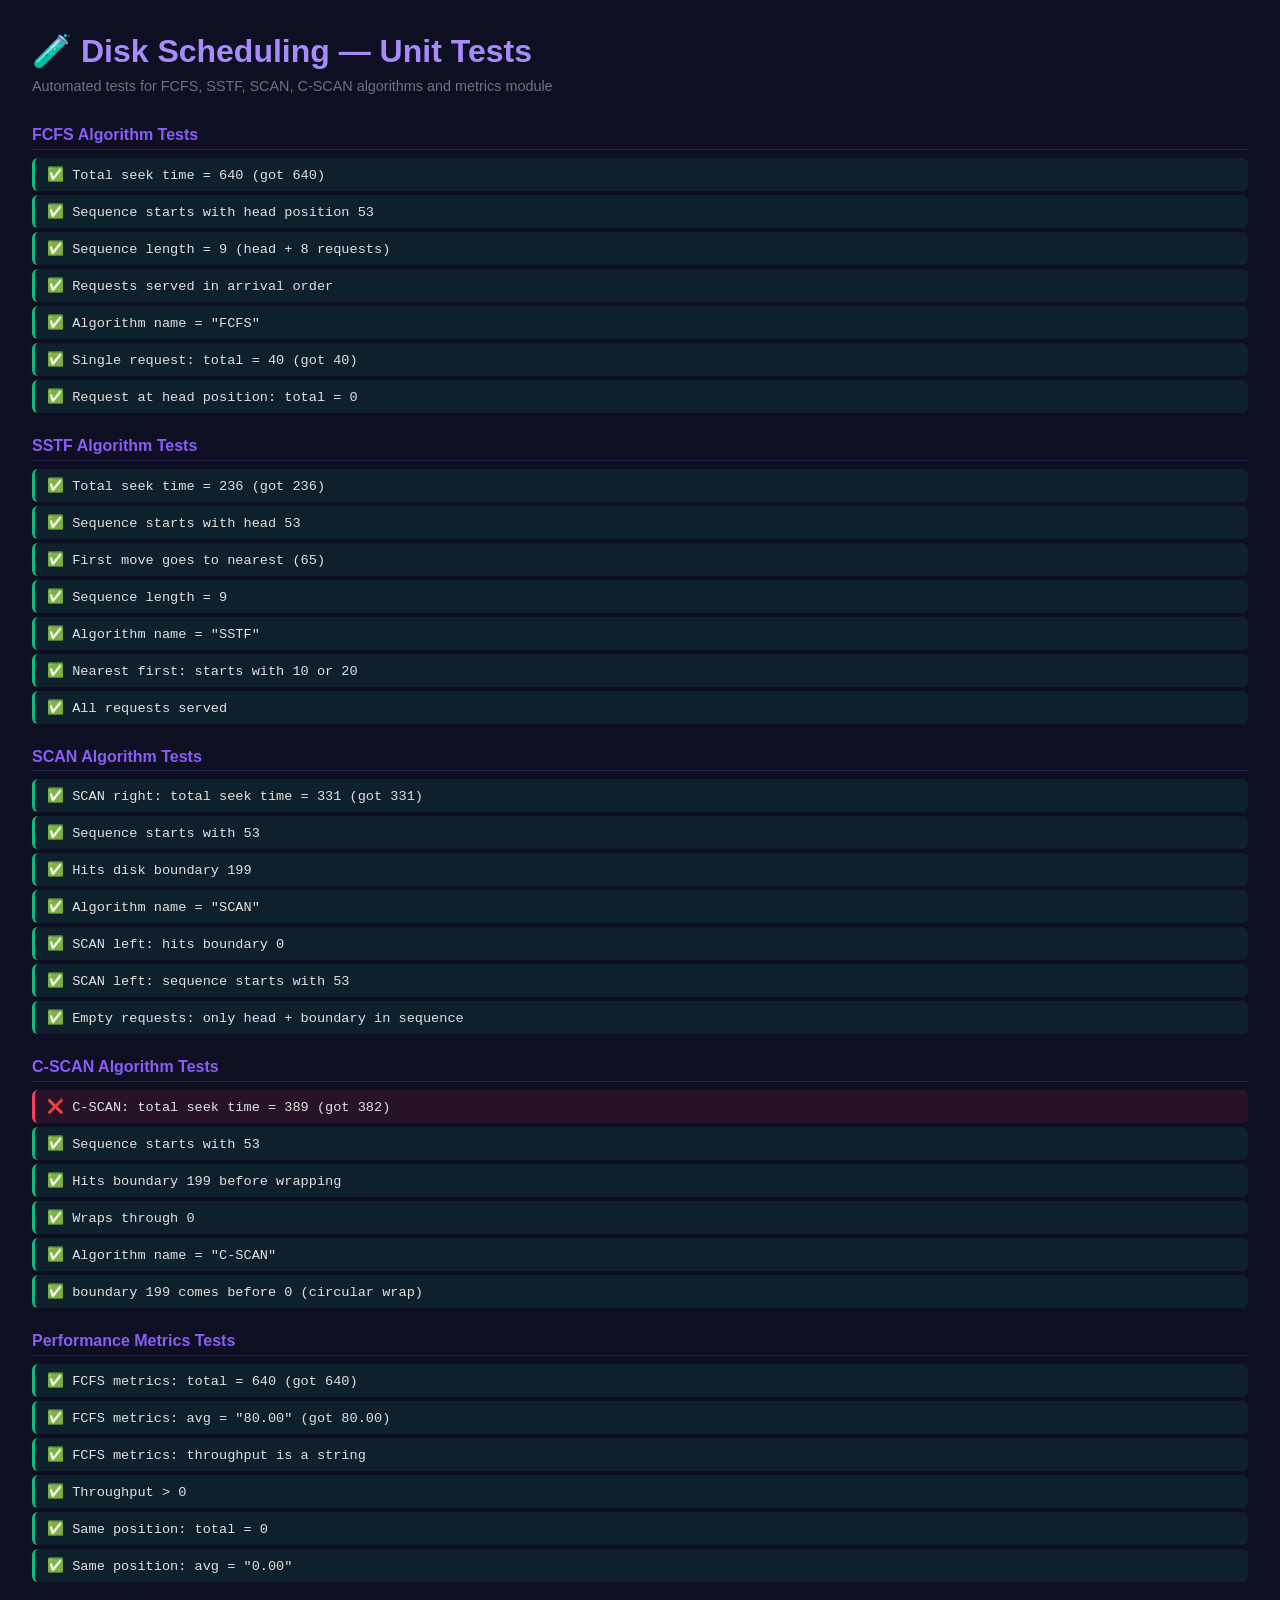
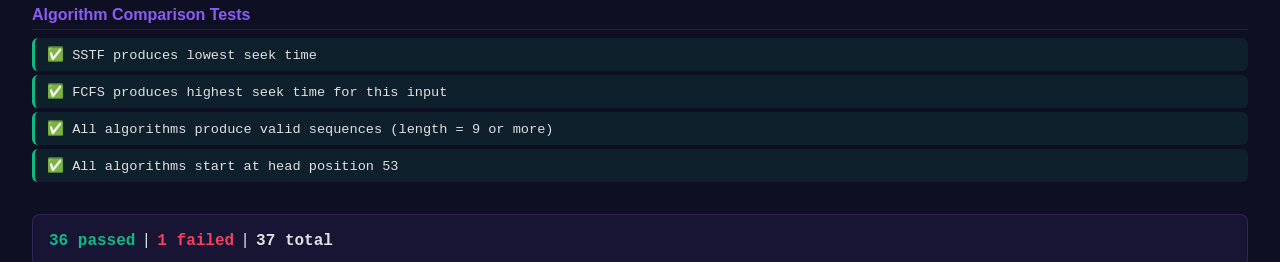
<file: Disk-scheduling-simulator-f6d51c32961500a2ed8d86fe5fd9d20e10d92fd3/tests/test_algorithms.html>
<!DOCTYPE html>
<html lang="en">
<head>
  <meta charset="UTF-8" />
  <title>Disk Scheduling Algorithms — Unit Tests</title>
  <style>
    * { margin: 0; padding: 0; box-sizing: border-box; }
    body {
      font-family: 'Segoe UI', sans-serif;
      background: #0f0f23; color: #e0e0e0;
      padding: 2rem;
    }
    h1 { color: #a78bfa; margin-bottom: 0.5rem; }
    .subtitle { color: #6b7280; margin-bottom: 2rem; font-size: 0.9rem; }
    .test-suite { margin-bottom: 1.5rem; }
    .suite-name {
      font-size: 1rem; font-weight: 600; color: #8b5cf6;
      margin-bottom: 0.5rem; padding-bottom: 0.3rem;
      border-bottom: 1px solid rgba(139,92,246,0.2);
    }
    .test-case {
      padding: 0.5rem 0.75rem; margin: 0.25rem 0;
      border-radius: 6px; font-size: 0.85rem;
      font-family: 'Consolas', monospace;
    }
    .pass { background: rgba(16,185,129,0.1); border-left: 3px solid #10b981; }
    .fail { background: rgba(244,63,94,0.1); border-left: 3px solid #f43f5e; }
    .pass::before { content: "✅ "; }
    .fail::before { content: "❌ "; }
    .summary {
      margin-top: 2rem; padding: 1rem;
      background: rgba(139,92,246,0.08);
      border: 1px solid rgba(139,92,246,0.2);
      border-radius: 8px; font-size: 1rem;
    }
    .summary .count { font-weight: 700; font-family: monospace; }
    .summary .pass-text { color: #10b981; }
    .summary .fail-text { color: #f43f5e; }
  </style>
</head>
<body>
  <h1>🧪 Disk Scheduling — Unit Tests</h1>
  <p class="subtitle">Automated tests for FCFS, SSTF, SCAN, C-SCAN algorithms and metrics module</p>
  <div id="results"></div>
  <div id="summary" class="summary"></div>

  <script>
    // ── Inline algorithm implementations for testing ──
    function fcfs(requests, head) {
      const seq = [head, ...requests];
      let total = 0;
      for (let i = 1; i < seq.length; i++) total += Math.abs(seq[i] - seq[i - 1]);
      return { sequence: seq, total, name: "FCFS" };
    }

    function sstf(requests, head) {
      const pending = [...requests];
      const seq = [head];
      let total = 0, cur = head;
      while (pending.length) {
        let minDist = Infinity, minIdx = 0;
        for (let i = 0; i < pending.length; i++) {
          const d = Math.abs(pending[i] - cur);
          if (d < minDist) { minDist = d; minIdx = i; }
        }
        total += minDist;
        cur = pending[minIdx];
        seq.push(cur);
        pending.splice(minIdx, 1);
      }
      return { sequence: seq, total, name: "SSTF" };
    }

    function scan(requests, head, diskSize, direction) {
      const left = requests.filter(r => r < head).sort((a, b) => a - b);
      const right = requests.filter(r => r >= head).sort((a, b) => a - b);
      let run;
      if (direction === "right") {
        run = [...right, diskSize - 1, ...left.reverse()];
      } else {
        run = [...left.reverse(), 0, ...right];
      }
      const seq = [head];
      let total = 0, cur = head;
      for (const c of run) { total += Math.abs(c - cur); cur = c; seq.push(c); }
      return { sequence: seq, total, name: "SCAN" };
    }

    function cscan(requests, head, diskSize) {
      const left = requests.filter(r => r < head).sort((a, b) => a - b);
      const right = requests.filter(r => r >= head).sort((a, b) => a - b);
      const run = [...right, diskSize - 1, 0, ...left];
      const seq = [head];
      let total = 0, cur = head;
      for (const c of run) { total += Math.abs(c - cur); cur = c; seq.push(c); }
      return { sequence: seq, total, name: "C-SCAN" };
    }

    function computeMetrics(seq) {
      const dists = [];
      for (let i = 1; i < seq.length; i++) dists.push(Math.abs(seq[i] - seq[i - 1]));
      const total = dists.reduce((a, b) => a + b, 0);
      const avg = dists.length ? total / dists.length : 0;
      const throughput = total ? dists.length / total : 0;
      return { total, avg: avg.toFixed(2), throughput: throughput.toFixed(4) };
    }

    // ── Test framework ──
    let totalPassed = 0, totalFailed = 0;
    const resultsDiv = document.getElementById("results");

    function suite(name) {
      const div = document.createElement("div");
      div.className = "test-suite";
      div.innerHTML = `<div class="suite-name">${name}</div>`;
      resultsDiv.appendChild(div);
      return div;
    }

    function test(suiteDiv, description, condition) {
      const el = document.createElement("div");
      el.className = `test-case ${condition ? "pass" : "fail"}`;
      el.textContent = description;
      suiteDiv.appendChild(el);
      if (condition) totalPassed++; else totalFailed++;
    }

    function arraysEqual(a, b) {
      return a.length === b.length && a.every((v, i) => v === b[i]);
    }

    // ══════════════════════════════════════════════════════
    //  TEST SUITE 1: FCFS Algorithm
    // ══════════════════════════════════════════════════════
    const s1 = suite("FCFS Algorithm Tests");

    (() => {
      const r = fcfs([98, 183, 37, 122, 14, 124, 65, 67], 53);
      test(s1, `Total seek time = 640 (got ${r.total})`, r.total === 640);
      test(s1, `Sequence starts with head position 53`, r.sequence[0] === 53);
      test(s1, `Sequence length = 9 (head + 8 requests)`, r.sequence.length === 9);
      test(s1, `Requests served in arrival order`, arraysEqual(r.sequence, [53, 98, 183, 37, 122, 14, 124, 65, 67]));
      test(s1, `Algorithm name = "FCFS"`, r.name === "FCFS");
    })();

    (() => {
      const r = fcfs([10], 50);
      test(s1, `Single request: total = 40 (got ${r.total})`, r.total === 40);
    })();

    (() => {
      const r = fcfs([50], 50);
      test(s1, `Request at head position: total = 0`, r.total === 0);
    })();

    // ══════════════════════════════════════════════════════
    //  TEST SUITE 2: SSTF Algorithm
    // ══════════════════════════════════════════════════════
    const s2 = suite("SSTF Algorithm Tests");

    (() => {
      const r = sstf([98, 183, 37, 122, 14, 124, 65, 67], 53);
      test(s2, `Total seek time = 236 (got ${r.total})`, r.total === 236);
      test(s2, `Sequence starts with head 53`, r.sequence[0] === 53);
      test(s2, `First move goes to nearest (65)`, r.sequence[1] === 65);
      test(s2, `Sequence length = 9`, r.sequence.length === 9);
      test(s2, `Algorithm name = "SSTF"`, r.name === "SSTF");
    })();

    (() => {
      const r = sstf([10, 20, 30], 15);
      test(s2, `Nearest first: starts with 10 or 20`, r.sequence[1] === 10 || r.sequence[1] === 20);
      test(s2, `All requests served`, r.sequence.length === 4);
    })();

    // ══════════════════════════════════════════════════════
    //  TEST SUITE 3: SCAN Algorithm
    // ══════════════════════════════════════════════════════
    const s3 = suite("SCAN Algorithm Tests");

    (() => {
      const r = scan([98, 183, 37, 122, 14, 124, 65, 67], 53, 200, "right");
      test(s3, `SCAN right: total seek time = 331 (got ${r.total})`, r.total === 331);
      test(s3, `Sequence starts with 53`, r.sequence[0] === 53);
      test(s3, `Hits disk boundary 199`, r.sequence.includes(199));
      test(s3, `Algorithm name = "SCAN"`, r.name === "SCAN");
    })();

    (() => {
      const r = scan([98, 183, 37, 122, 14, 124, 65, 67], 53, 200, "left");
      test(s3, `SCAN left: hits boundary 0`, r.sequence.includes(0));
      test(s3, `SCAN left: sequence starts with 53`, r.sequence[0] === 53);
    })();

    (() => {
      const r = scan([], 53, 200, "right");
      test(s3, `Empty requests: only head + boundary in sequence`, r.sequence.length === 2);
    })();

    // ══════════════════════════════════════════════════════
    //  TEST SUITE 4: C-SCAN Algorithm
    // ══════════════════════════════════════════════════════
    const s4 = suite("C-SCAN Algorithm Tests");

    (() => {
      const r = cscan([98, 183, 37, 122, 14, 124, 65, 67], 53, 200);
      test(s4, `C-SCAN: total seek time = 389 (got ${r.total})`, r.total === 389);
      test(s4, `Sequence starts with 53`, r.sequence[0] === 53);
      test(s4, `Hits boundary 199 before wrapping`, r.sequence.includes(199));
      test(s4, `Wraps through 0`, r.sequence.includes(0));
      test(s4, `Algorithm name = "C-SCAN"`, r.name === "C-SCAN");
    })();

    (() => {
      const r = cscan([10, 20, 180, 190], 100, 200);
      const idx199 = r.sequence.indexOf(199);
      const idx0 = r.sequence.indexOf(0);
      test(s4, `boundary 199 comes before 0 (circular wrap)`, idx199 < idx0);
    })();

    // ══════════════════════════════════════════════════════
    //  TEST SUITE 5: Metrics Module
    // ══════════════════════════════════════════════════════
    const s5 = suite("Performance Metrics Tests");

    (() => {
      const m = computeMetrics([53, 98, 183, 37, 122, 14, 124, 65, 67]);
      test(s5, `FCFS metrics: total = 640 (got ${m.total})`, m.total === 640);
      test(s5, `FCFS metrics: avg = "80.00" (got ${m.avg})`, m.avg === "80.00");
      test(s5, `FCFS metrics: throughput is a string`, typeof m.throughput === "string");
      test(s5, `Throughput > 0`, parseFloat(m.throughput) > 0);
    })();

    (() => {
      const m = computeMetrics([50, 50]);
      test(s5, `Same position: total = 0`, m.total === 0);
      test(s5, `Same position: avg = "0.00"`, m.avg === "0.00");
    })();

    // ══════════════════════════════════════════════════════
    //  TEST SUITE 6: Algorithm Comparison
    // ══════════════════════════════════════════════════════
    const s6 = suite("Algorithm Comparison Tests");

    (() => {
      const requests = [98, 183, 37, 122, 14, 124, 65, 67];
      const head = 53;
      const f = fcfs(requests, head);
      const st = sstf(requests, head);
      const sc = scan(requests, head, 200, "right");
      const cs = cscan(requests, head, 200);

      test(s6, `SSTF produces lowest seek time`, st.total <= f.total && st.total <= sc.total && st.total <= cs.total);
      test(s6, `FCFS produces highest seek time for this input`, f.total >= st.total && f.total >= sc.total && f.total >= cs.total);
      test(s6, `All algorithms produce valid sequences (length = 9 or more)`,
        f.sequence.length >= 9 && st.sequence.length === 9 && sc.sequence.length >= 9 && cs.sequence.length >= 9);
      test(s6, `All algorithms start at head position 53`,
        f.sequence[0] === 53 && st.sequence[0] === 53 && sc.sequence[0] === 53 && cs.sequence[0] === 53);
    })();

    // ── Summary ──
    const summaryDiv = document.getElementById("summary");
    summaryDiv.innerHTML = `
      <span class="count pass-text">${totalPassed} passed</span> &nbsp;|&nbsp;
      <span class="count fail-text">${totalFailed} failed</span> &nbsp;|&nbsp;
      <span class="count">${totalPassed + totalFailed} total</span>
      ${totalFailed === 0 ? ' &nbsp;— &nbsp;🎉 All tests passed!' : ''}
    `;
  </script>
</body>
</html>
</file>
